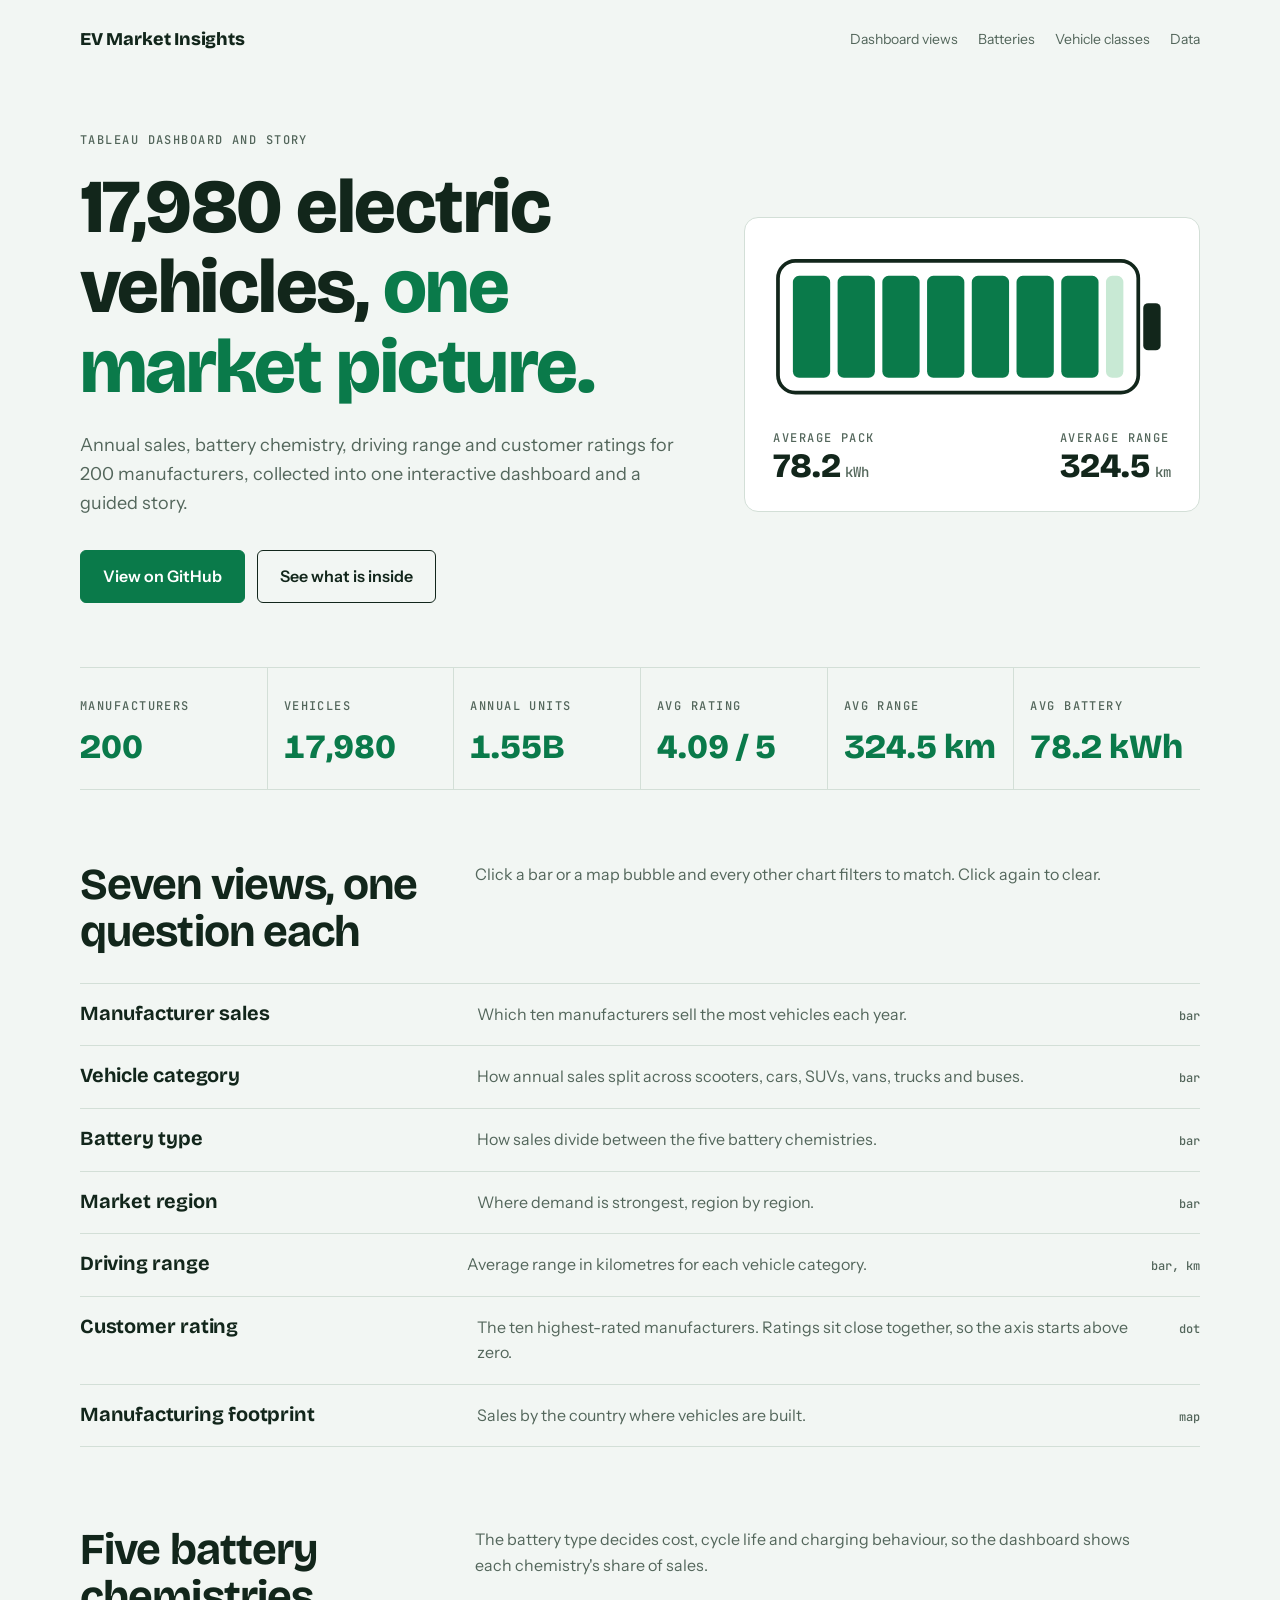
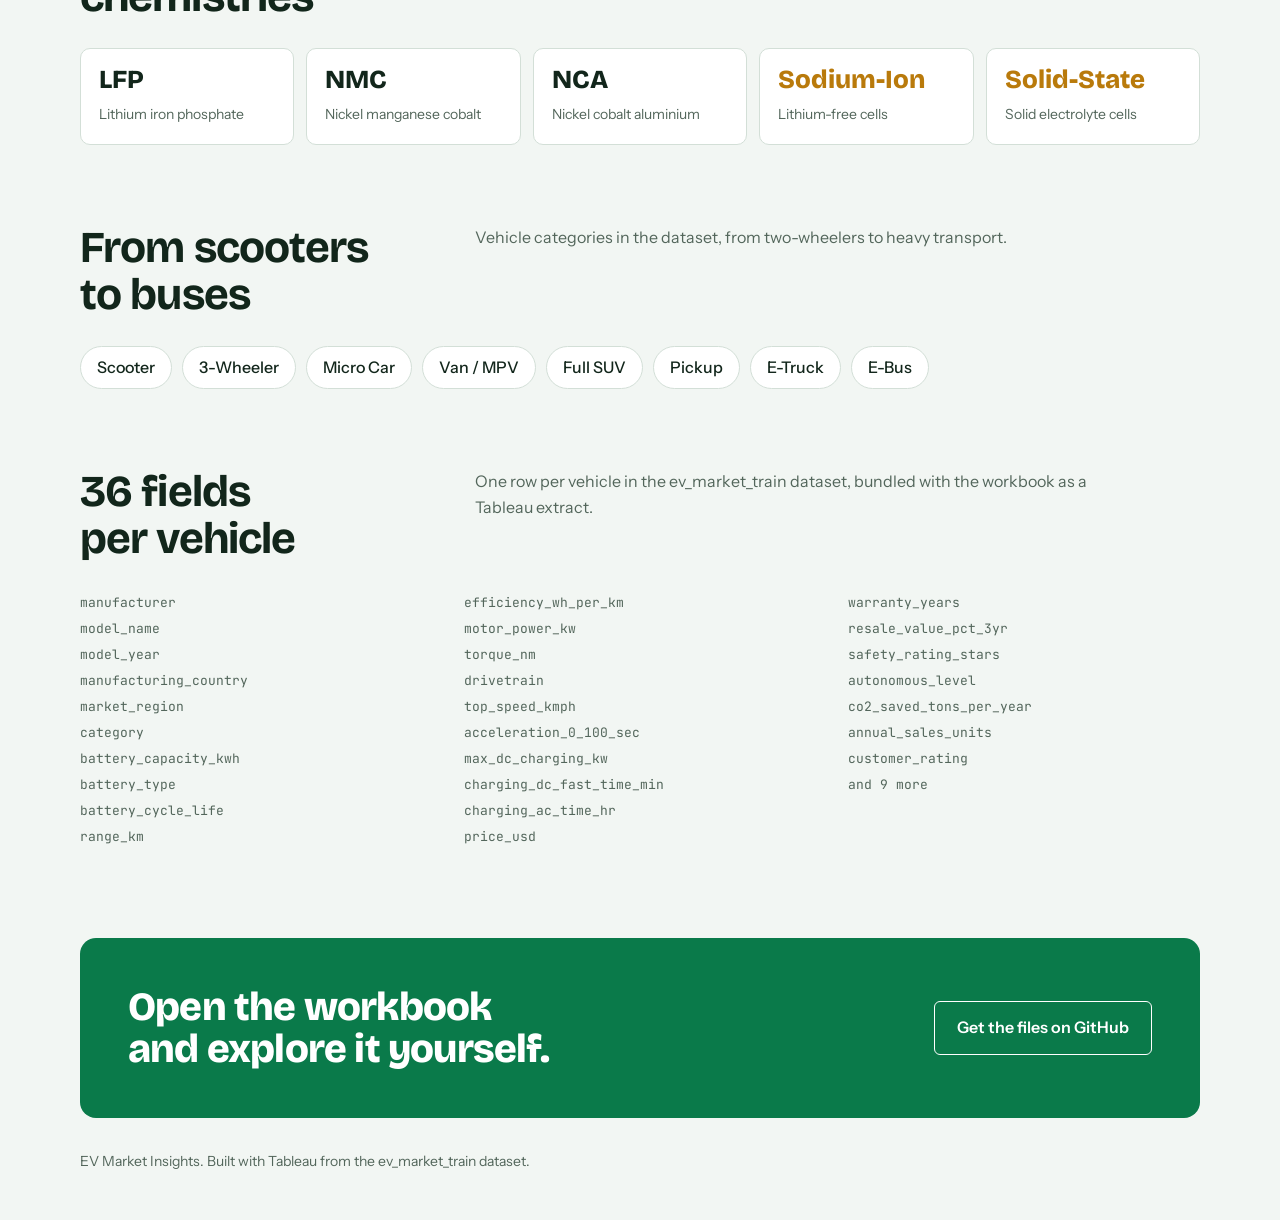
<file: ev-market-page.html>
<!doctype html>
<html lang="en">
<head>
<meta charset="utf-8">
<meta name="viewport" content="width=device-width, initial-scale=1, viewport-fit=cover">
<title>EV Market Insights</title>
<link rel="stylesheet" href="https://fonts.googleapis.com/css2?family=Bricolage+Grotesque:opsz,wght@12..96,500;12..96,700;12..96,800&family=Instrument+Sans:wght@400;500;600&family=JetBrains+Mono:wght@400;500&display=swap">
<style>
/* Layout: one long scroll. Hero with a battery-pack graphic, KPI strip, then
   views, chemistries and vehicle classes as plain ruled lists, then data and links. */
:root{
  --bg:#f2f6f3; --surface:#ffffff; --fg:#12261b; --muted:#53665b; --line:#d3dfd7;
  --accent:#0a7a4a; --accent-ink:#ffffff; --charge:#c8e9d4; --warn:#b97a0b;
  --display:"Bricolage Grotesque","Helvetica Neue",Arial,sans-serif;
  --body:"Instrument Sans","Helvetica Neue",Arial,sans-serif;
  --mono:"JetBrains Mono",ui-monospace,Menlo,Consolas,monospace;
}
@media (prefers-color-scheme: dark){:root:not([data-theme="light"]){
  --bg:#0d1a13; --surface:#13251b; --fg:#e6f1ea; --muted:#9bb0a2; --line:#27402f;
  --accent:#4fd18b; --accent-ink:#06150d; --charge:#1c4a31; --warn:#e3a53a; color-scheme:dark}}
:root[data-theme="dark"]{
  --bg:#0d1a13; --surface:#13251b; --fg:#e6f1ea; --muted:#9bb0a2; --line:#27402f;
  --accent:#4fd18b; --accent-ink:#06150d; --charge:#1c4a31; --warn:#e3a53a; color-scheme:dark}

*{box-sizing:border-box}
html{scroll-behavior:smooth}
body{background:var(--bg);color:var(--fg);font:400 16px/1.6 var(--body);
  padding-left:max(16px,env(safe-area-inset-left,0px));padding-right:max(16px,env(safe-area-inset-right,0px))}
.wrap{max-width:1120px;margin:0 auto}
a{color:inherit}
:focus-visible{outline:3px solid var(--accent);outline-offset:3px;border-radius:4px}
h1,h2,h3{font-family:var(--display);text-wrap:balance;margin:0;letter-spacing:-.02em;line-height:1.05}
.label{font:500 12px/1 var(--mono);letter-spacing:.12em;text-transform:uppercase;color:var(--muted)}

nav{display:flex;justify-content:space-between;align-items:center;gap:16px;padding-block:20px;flex-wrap:wrap}
nav .brand{font:800 18px/1 var(--display);letter-spacing:-.01em}
nav .links{display:flex;gap:20px;font-size:14px;flex-wrap:wrap}
nav .links a{text-decoration:none;color:var(--muted)}
nav .links a:hover{color:var(--fg)}

.hero{display:grid;grid-template-columns:1.15fr .85fr;gap:48px;align-items:center;padding-block:56px 64px}
.hero h1{font-size:clamp(40px,6.4vw,76px);font-weight:800}
.hero h1 em{font-style:normal;color:var(--accent)}
.hero p{max-width:52ch;color:var(--muted);font-size:18px;margin:24px 0 32px}
.btns{display:flex;gap:12px;flex-wrap:wrap}
.btn{display:inline-block;padding:13px 22px;border-radius:6px;font-weight:600;text-decoration:none;border:1.5px solid var(--fg)}
.btn.primary{background:var(--accent);border-color:var(--accent);color:var(--accent-ink)}
.btn:hover{transform:translateY(-1px)}

.pack{background:var(--surface);border:1px solid var(--line);border-radius:14px;padding:28px}
.pack svg{display:block;width:100%;height:auto}
.pack .cap{display:flex;justify-content:space-between;gap:12px;margin-top:16px;flex-wrap:wrap}
.pack .big{font:800 34px/1 var(--display)}
.pack .big small{font:500 14px var(--mono);color:var(--muted);margin-left:4px}

.kpis{display:grid;grid-template-columns:repeat(6,1fr);border-block:1px solid var(--line)}
.kpi{padding:24px 16px 24px 0;min-width:0}
.kpi + .kpi{padding-left:16px;border-left:1px solid var(--line)}
.kpi b{display:block;font:800 clamp(24px,3vw,34px)/1.1 var(--display);color:var(--accent);margin-top:10px;font-variant-numeric:tabular-nums}

section{padding-block:72px 8px}
.sec-head{display:grid;grid-template-columns:1fr 2fr;gap:32px;margin-bottom:28px}
.sec-head h2{font-size:clamp(28px,4vw,44px);font-weight:700}
.sec-head p{margin:0;color:var(--muted);max-width:60ch}

.rows{border-top:1px solid var(--line)}
.row{display:grid;grid-template-columns:minmax(0,1.1fr) minmax(0,2fr) auto;gap:24px;padding:18px 0;border-bottom:1px solid var(--line);align-items:baseline}
.row h3{font-size:20px;font-weight:700;letter-spacing:-.01em}
.row p{margin:0;color:var(--muted)}
.tag{font:500 12px var(--mono);color:var(--muted);white-space:nowrap}

.chem{display:grid;grid-template-columns:repeat(5,1fr);gap:12px}
.chem div{background:var(--surface);border:1px solid var(--line);border-radius:10px;padding:18px;min-width:0}
.chem b{font:800 26px/1 var(--display);display:block;margin-bottom:8px}
.chem span{font-size:14px;color:var(--muted)}
.chem .new b{color:var(--warn)}

.chips{display:flex;flex-wrap:wrap;gap:10px}
.chip{border:1px solid var(--line);background:var(--surface);border-radius:999px;padding:8px 16px;font-weight:500}

.fields{columns:3 220px;column-gap:32px;font:400 13px/2 var(--mono);color:var(--muted);margin:0;padding:0;list-style:none}

.cta{margin-top:80px;background:var(--accent);color:var(--accent-ink);border-radius:16px;padding:48px;display:flex;justify-content:space-between;gap:24px;align-items:center;flex-wrap:wrap}
.cta h2{font-size:clamp(26px,3.6vw,40px);font-weight:800;max-width:20ch}
.cta .btn{border-color:var(--accent-ink);color:var(--accent-ink)}
footer{padding-block:32px 40px;color:var(--muted);font-size:14px}

@media (max-width:880px){
  .hero{grid-template-columns:1fr;gap:32px;padding-block:32px 48px}
  .kpis{grid-template-columns:repeat(2,1fr)}
  .kpi,.kpi + .kpi{padding:20px 12px 20px 0;border-left:0;border-bottom:1px solid var(--line)}
  .kpi:nth-child(even){padding-left:16px;border-left:1px solid var(--line)}
  .sec-head{grid-template-columns:1fr;gap:12px}
  .row{grid-template-columns:1fr;gap:6px}
  .chem{grid-template-columns:repeat(2,1fr)}
  .cta{padding:32px 24px}
}
@media (prefers-reduced-motion:reduce){html{scroll-behavior:auto}.btn:hover{transform:none}}
</style>
</head>
<body>

<div class="wrap">
  <nav>
    <span class="brand">EV Market Insights</span>
    <div class="links"><a href="#views">Dashboard views</a><a href="#batteries">Batteries</a><a href="#vehicles">Vehicle classes</a><a href="#data">Data</a></div>
  </nav>

  <header class="hero">
    <div>
      <span class="label">Tableau dashboard and story</span>
      <h1 style="margin-top:16px">17,980 electric vehicles, <em>one market picture.</em></h1>
      <p>Annual sales, battery chemistry, driving range and customer ratings for 200 manufacturers, collected into one interactive dashboard and a guided story.</p>
      <div class="btns">
        <a class="btn primary" href="https://github.com/nainikasaklecha-commits/EV-Vehicles-Insights/tree/main" target="_blank" rel="noopener">View on GitHub</a>
        <a class="btn" href="#views">See what is inside</a>
      </div>
    </div>

    <div class="pack" role="img" aria-label="Battery pack graphic: average pack 78.2 kilowatt-hours, average range 324.5 kilometres">
      <svg viewBox="0 0 320 130" aria-hidden="true">
        <rect x="4" y="12" width="290" height="106" rx="14" fill="none" stroke="currentColor" stroke-width="3" style="color:var(--fg)"/>
        <rect x="298" y="46" width="14" height="38" rx="4" fill="currentColor" style="color:var(--fg)"/>
        <g fill="var(--accent)">
          <rect x="16" y="24" width="30" height="82" rx="5"/><rect x="52" y="24" width="30" height="82" rx="5"/>
          <rect x="88" y="24" width="30" height="82" rx="5"/><rect x="124" y="24" width="30" height="82" rx="5"/>
          <rect x="160" y="24" width="30" height="82" rx="5"/><rect x="196" y="24" width="30" height="82" rx="5"/>
          <rect x="232" y="24" width="30" height="82" rx="5"/>
        </g>
        <rect x="268" y="24" width="14" height="82" rx="5" fill="var(--charge)"/>
      </svg>
      <div class="cap">
        <div><span class="label">Average pack</span><div class="big">78.2<small>kWh</small></div></div>
        <div><span class="label">Average range</span><div class="big">324.5<small>km</small></div></div>
      </div>
    </div>
  </header>

  <div class="kpis" aria-label="Key figures">
    <div class="kpi"><span class="label">Manufacturers</span><b>200</b></div>
    <div class="kpi"><span class="label">Vehicles</span><b>17,980</b></div>
    <div class="kpi"><span class="label">Annual units</span><b>1.55B</b></div>
    <div class="kpi"><span class="label">Avg rating</span><b>4.09 / 5</b></div>
    <div class="kpi"><span class="label">Avg range</span><b>324.5 km</b></div>
    <div class="kpi"><span class="label">Avg battery</span><b>78.2 kWh</b></div>
  </div>

  <section id="views">
    <div class="sec-head">
      <h2>Seven views, one question each</h2>
      <p>Click a bar or a map bubble and every other chart filters to match. Click again to clear.</p>
    </div>
    <div class="rows">
      <div class="row"><h3>Manufacturer sales</h3><p>Which ten manufacturers sell the most vehicles each year.</p><span class="tag">bar</span></div>
      <div class="row"><h3>Vehicle category</h3><p>How annual sales split across scooters, cars, SUVs, vans, trucks and buses.</p><span class="tag">bar</span></div>
      <div class="row"><h3>Battery type</h3><p>How sales divide between the five battery chemistries.</p><span class="tag">bar</span></div>
      <div class="row"><h3>Market region</h3><p>Where demand is strongest, region by region.</p><span class="tag">bar</span></div>
      <div class="row"><h3>Driving range</h3><p>Average range in kilometres for each vehicle category.</p><span class="tag">bar, km</span></div>
      <div class="row"><h3>Customer rating</h3><p>The ten highest-rated manufacturers. Ratings sit close together, so the axis starts above zero.</p><span class="tag">dot</span></div>
      <div class="row"><h3>Manufacturing footprint</h3><p>Sales by the country where vehicles are built.</p><span class="tag">map</span></div>
    </div>
  </section>

  <section id="batteries">
    <div class="sec-head">
      <h2>Five battery chemistries</h2>
      <p>The battery type decides cost, cycle life and charging behaviour, so the dashboard shows each chemistry's share of sales.</p>
    </div>
    <div class="chem">
      <div><b>LFP</b><span>Lithium iron phosphate</span></div>
      <div><b>NMC</b><span>Nickel manganese cobalt</span></div>
      <div><b>NCA</b><span>Nickel cobalt aluminium</span></div>
      <div class="new"><b>Sodium-Ion</b><span>Lithium-free cells</span></div>
      <div class="new"><b>Solid-State</b><span>Solid electrolyte cells</span></div>
    </div>
  </section>

  <section id="vehicles">
    <div class="sec-head">
      <h2>From scooters to buses</h2>
      <p>Vehicle categories in the dataset, from two-wheelers to heavy transport.</p>
    </div>
    <div class="chips">
      <span class="chip">Scooter</span><span class="chip">3-Wheeler</span><span class="chip">Micro Car</span>
      <span class="chip">Van / MPV</span><span class="chip">Full SUV</span><span class="chip">Pickup</span>
      <span class="chip">E-Truck</span><span class="chip">E-Bus</span>
    </div>
  </section>

  <section id="data">
    <div class="sec-head">
      <h2>36 fields per vehicle</h2>
      <p>One row per vehicle in the ev_market_train dataset, bundled with the workbook as a Tableau extract.</p>
    </div>
    <ul class="fields">
      <li>manufacturer</li><li>model_name</li><li>model_year</li><li>manufacturing_country</li><li>market_region</li>
      <li>category</li><li>battery_capacity_kwh</li><li>battery_type</li><li>battery_cycle_life</li><li>range_km</li>
      <li>efficiency_wh_per_km</li><li>motor_power_kw</li><li>torque_nm</li><li>drivetrain</li><li>top_speed_kmph</li>
      <li>acceleration_0_100_sec</li><li>max_dc_charging_kw</li><li>charging_dc_fast_time_min</li><li>charging_ac_time_hr</li><li>price_usd</li>
      <li>warranty_years</li><li>resale_value_pct_3yr</li><li>safety_rating_stars</li><li>autonomous_level</li><li>co2_saved_tons_per_year</li>
      <li>annual_sales_units</li><li>customer_rating</li><li>and 9 more</li>
    </ul>
  </section>

  <div class="cta">
    <h2>Open the workbook and explore it yourself.</h2>
    <a class="btn" href="https://github.com/nainikasaklecha-commits/EV-Vehicles-Insights/tree/main" target="_blank" rel="noopener">Get the files on GitHub</a>
  </div>

  <footer>EV Market Insights. Built with Tableau from the ev_market_train dataset.</footer>
</div>

</body>
</html>
</file>
